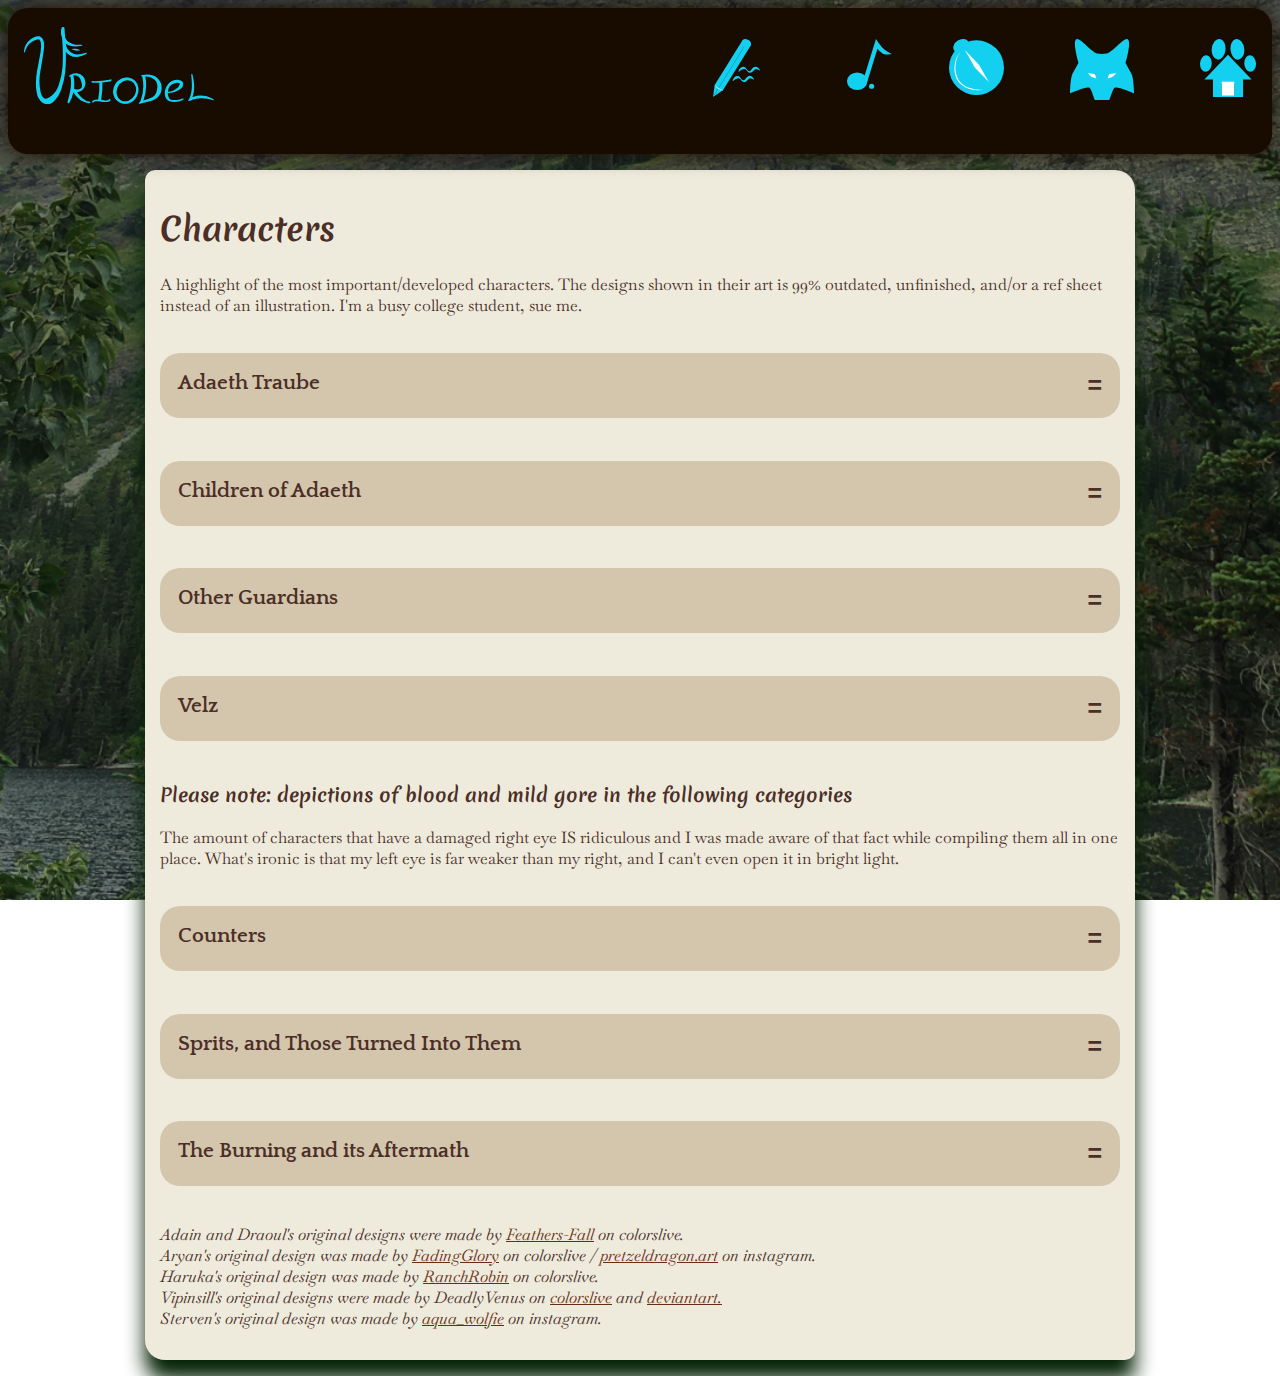
<file: characters.html>
<!DOCTYPE html>
<html lang="en">

<head>

    <meta charset="utf-8">
    <meta name="viewport" content="width=device-width, initial-scale=1.0">
    <title>WtV - Characters</title>
    <meta name="author" content="Casey Verbsky">
    <meta name="description" content="The characters of WtV.">
    <link rel="stylesheet" href="styles.css">
    <link rel="preconnect" href="https://fonts.googleapis.com">
    <link rel="preconnect" href="https://fonts.gstatic.com" crossorigin>
    <link
        href="https://fonts.googleapis.com/css2?family=Baskervville:ital@0;1&family=Merienda:wght@400;700&family=Quattrocento:wght@400;700&display=swap"
        rel="stylesheet">
    <style>
        body {
            background: url(images/background3.png);
            background-repeat: no-repeat;
            background-attachment: fixed;
            background-size: cover;
        }

        @media screen and (max-width:600px) {}
    </style>
</head>

<body>

    <nav class="topnav" id="myTopnav">
        <a href="index.html" class="top-logo" style="float:left"><img src="images/name_icon.svg"
                alt="a logo reading vriodel"></a>
        <a href="index.html"><img src="images/home_icon.svg" alt="a home icon" class="top-icon" width="56px">
            <div class="navText">Home</div>
        </a>
        <a href="characters.html"><img src="images/character_icon.svg" alt="a wolf icon" class="top-icon" width="64px">
            <div class="navText">Characters</div>
        </a>
        <a href="world.html"><img src="images/world_icon.svg" alt="a compass icon" class="top-icon" width="55px">
            <div class="navText">World</div>
        </a>
        <a href="music.html"><img src="images/music_icon.svg" alt="a music note icon" class="top-icon" width="45px">
            <div class="navText">Music</div>
        </a>
        <a href="development.html"><img src="images/dev_icon.svg" alt="a pencil icon" class="top-icon" width="47px">
            <div class="navText">Development</div>
        </a>
        <div class="menuIcon" onclick="animateFunction(this)">
            <a href="javascript:void(0);" class="icon" onclick="topNavFunction()">
                <div class="bar1"></div>
                <div class="bar2"></div>
                <div class="bar3"></div>
        </div>
        </a>
    </nav>

    <main class="container">

        <h1>Characters</h1>
        <p>A highlight of the most important/developed characters. The designs shown in their art is 99% outdated,
            unfinished, and/or a ref sheet instead of an illustration. I'm a busy college student, sue me.</p>

        <button class="accordion">Adaeth Traube</button>
        <div class="panel">
            <section class="content-list">
                <div class="listing"><img src="images/adaeth/ada_settingsun.png"
                        alt="a red-orange wolf with bright blue eyes. a few dark stripes go from her eyes to the ends of the fur on her cheek."
                        title="Setting Sun">
                </div>
                <div class="listing">
                    <h2>The Penultimate Guardian</h2>
                    <p>The last line of defense before awakening Vren himself, Adaeth watches over the entire realm. In
                        the beginning, she held immense power, and would walk across the realm as a sign of good
                        fortune. Over time, the importance of her existence became a crushing weight, and she grew
                        distanced from the realm, her children, and herself. Her power diminished, and her decisions
                        became rash and often caused more harm than help.
                        <br>She cares for others deeply, but to the point of self-ignorance and paranoia.
                    </p>
                </div>
            </section>

            <div id="carousel-one">
                <div class="image-container">
                    <div class="image-slide">
                        <img src="images/adaeth/ada_allthingschange.png"
                            alt="a red-orange wolf with bright blue eyes, walking towards the camera. a jumble of letters is underneath her, part of a cypher."
                            title="OBSERVER">
                        <div class="image-caption">"All things change."</div>
                    </div>
                    <div class="image-slide">
                        <img src="images/adaeth/ada_fightme.png"
                            alt="a red-orange wolf with bright blue eyes, snarling at something offscreen. she shouts a jumble of letters, part of a cypher."
                            title="OBSERVER">
                        <div class="image-caption">"Fight me!"</div>
                    </div>
                    <div class="image-slide">
                        <img src="images/adaeth/ada_fire.png"
                            alt="a red-orange wolf with bright blue eyes, a ball of blue fire in her mouth."
                            title="Pretty Little Head">
                        <div class="image-caption">Adaeth showing off an excess of magic as a threat.</div>
                    </div>
                    <div class="image-slide">
                        <img src="images/adaeth/ada_somethingonce.png"
                            alt="a red-orange wolf with cream, red-tipped wings. she is standing on a cliff looking out at a cloudy sky."
                            title="I Was Something Once">
                        <div class="image-caption">Adaeth with her wings.</div>
                    </div>
                    <div class="image-slide">
                        <img src="images/adaeth/ada_commune.png"
                            alt="a dull red wolf with blue eyes. she is looking sadly at a translucent dragon. a sketeton is visible underneath it."
                            title="Commune With the Dead">
                        <div class="image-caption">Adaeth having a casual chat with the spirit of Akantha Briar.</div>
                    </div>
                    <div class="image-slide">
                        <img src="images/adaeth/ada_smoke.png"
                            alt="a grey wolf with light blue eyes. frost curls out of her mouth and from her eye."
                            title="On Another Ocean">
                        <div class="image-caption">Ada, lesser in power, trying to look cool with frost.</div>
                    </div>
                    <div class="image-slide">
                        <img src="images/adaeth/ada_mentor.png"
                            alt="a red-orange wolf with bright blue eyes. she is talking to a young green dragon. on her shoulders is a wolf pup colored like a blue jay, and wrapped over her tail is a cream wolf pup with red-tipped wings."
                            title="A Mentor">
                        <div class="image-caption">"She was a mentor...</div>
                    </div>
                    <div class="image-slide"><img src="images/adaeth/ada_mother.png"
                            alt="a grey wolf with white eyes and a single dark stripe going from her eye to the ends of the fur on her cheek. she is crying over a small mount of dirt, topped with a sprig of thyme."
                            title="A Mother">
                        <div class="image-caption">...and to me, a mother as well."</div>
                    </div>

                    <a class="prev" onclick="plusSlides(-1)">&#10094;</a>
                    <a class="next" onclick="plusSlides(1)">&#10095;</a>
                </div>

                <div class="dots-container">
                    <span class="dot"></span>
                    <span class="dot"></span>
                    <span class="dot"></span>
                    <span class="dot"></span>
                    <span class="dot"></span>
                    <span class="dot"></span>
                    <span class="dot"></span>
                    <span class="dot"></span>
                </div>
            </div>

            <hr>

            <section class="content-list">
                <div class="listing"><img src="images/adaeth/thyme/thyme_gate.png"
                        alt="a headshot of a grey cat with blue eyes and a dark mask of fur like a raccoon"
                        title="Gate of Thyme (haha get it)"></div>
                <div class="listing">
                    <h2>Thyme</h2>
                    <p>Found lost on the mountainside by Aryan, he was taken to Adaeth and given shelter. She quickly
                        grew used to the kitten’s presence and considered him her own. His spirit is strong despite his
                        timid nature. However, as time passed and the era of the Burning arose, Adaeth grew paranoid and
                        overprotective, eventually fleeing the realm in an effort to keep him safe.</p>
                </div>
            </section>
        </div>


        <button class="accordion">Children of Adaeth</button>
        <div class="panel">
            <section class="content-list">
                <div class="listing">
                    <h2>Adain</h2>
                    <p>Brother to Aryan, residing atop Dawn Peak. She is the guardian of hope. Those who find one of her
                        feathers are said to be gifted eternal happiness, and souls in need of guidance will sometimes
                        climb Dawn Peak to receive her help.</p>
                </div>
                <div class="listing"><img src="images/guardians/adain_soaring.png"
                        alt="a cream colored wolf with orange-tipped wings. she is mid-air, turned mostly away from the camera."
                        title="Soaring Dawn">
                </div>
            </section>
            <section class="content-list">
                <div class="listing">
                    <img src="images/guardians/ary_first.png"
                        alt="a wolf colored like a blue jay laying on a snowy mountaintop. instead of wings, he has a crest of feathers on his side."
                        title="Sun Bird">
                </div>
                <div class="listing">
                    <h2>Aryan</h2>
                    <p>Sister to Adain, residing atop Dusk Peak. He is the guardian of life, and guides lost souls back
                        to their homes. He is revered by the people of Raines as he will warn them of an oncoming
                        snowstorm with a howl.
                    </p>
                </div>
            </section>
            <section class="content-list">
                <div class="listing">
                    <h2>Delta</h2>
                    <p>Sibling to Mirrin, they inhabit the night sky, watching over the spirits. It is said that those
                        who pass on become one of the stars in their pelt. They are timid and will only show themself to
                        those whose hearts are in the turmoil of grief, offering a chance to reflect upon a lost life.
                    </p>
                </div>
                <div class="listing"><img src="images/guardians/delta/del_2ref.png"
                        alt="a reference sheet of a purple fox. their tail is long, light blue, and dotted with stars. a teal accents their face and paws, along with the ends of the fur on their chest. they have a red nose and green eyes with white star-shaped pupils."
                        title="outdated :(">
                </div>
            </section>
            <section class="content-list">
                <div class="listing">
                    <img src="images/guardians/delta/mir_2ref.png"
                        alt="a light orange wolf with brighter orange patches and light purple eyes. rings of clouds surround her neck, feet, and tail. fragments of space trail behind her shoulder like wings."
                        title="also outdated :(">
                </div>
                <div class="listing">
                    <h2>Mirrin</h2>
                    <p>Sister to Delta, she works to keep nature in balance. Her pelt changes color slightly with the
                        weather, so sightings of her are used as a sort of forecast. She enjoys being among the
                        inhabitants of the realm. </p>
                </div>
            </section>

            <div id="carousel-two">
                <div class="image-container">
                    <div class="image-slide">
                        <img src="images/guardians/guard_ada_children.png"
                            alt="headshots of four different canines with symbols in the center. a cream-colored wolf is by a sun, a bluejay patterned wolf is by a moon, a light orange wolf is by a cloud, and a purple fox with teal accents is by a star."
                            title="Universal Quadratics">
                        <div class="image-caption">All four of them.</div>
                    </div>
                    <div class="image-slide">
                        <img src="images/guardians/ary_3ds.png"
                            alt="a bluejay-patterned wolf. he is looking offscreen. it is snowing."
                            title="C'est Dommage">
                        <div class="image-caption">Bust of Aryan against some snow.</div>
                    </div>
                    <div class="image-slide">
                        <img src="images/guardians/delta/mir_eclipse.png"
                            alt="a light pink wolf with orange patches and purple eyes. fragments of space trail behind her shoulders like wings, tipped with a yellow star. she is in front of a solar eclipse."
                            title="Total Solar Eclipse">
                        <div class="image-caption">Older art of Mirrin after a (disappointing) eclipse.</div>
                    </div>
                    <div class="image-slide">
                        <img src="images/guardians/wtv_guard_children.jpg" alt="sketches of five canines."
                            title="creative title">
                        <div class="image-caption">A more recent sketch of their facial markings.
                        </div>
                    </div>
                    <div class="image-slide">
                        <img src="images/guardians/wtv_delmir_recent.jpg"
                            alt="sketches of two canines. one is tall with rings of clouds around her neck, feet, and tail, and clouds trail behind her shoulders like wings. the other is a short fox with a long tail and fluffy mane. fragments of space trail behind their shoulders like wings."
                            title="creative title 2: electric boogaloo">
                        <div class="image-caption">More recent sketches of Delta and Mirrin.</div>
                    </div>

                    <a class="prev" onclick="plusSlides(-1)">&#10094;</a>
                    <a class="next" onclick="plusSlides(1)">&#10095;</a>
                </div>

                <div class="dots-container">
                    <span class="dot"></span>
                    <span class="dot"></span>
                    <span class="dot"></span>
                    <span class="dot"></span>
                    <span class="dot"></span>
                </div>
            </div>

            <p class="center-italic">"Adaeth gave her wings to Adain, and the mountain turned her flame to frost,
                gifting Aryan.
                <br>The sister's feather drifted to a cloud, gifting Mirrin. The brother lost a wing to
                the night sky, gifting Delta.
                <br>Such is the legend of Adaeth's first descendants."
            </p>

        </div>

        <button class="accordion">Other Guardians</button>
        <div class="panel">
            <section class="content-list">
                <div class="listing">
                    <h2>Haruka</h2>
                    <p>Original Guardian of Evairn, he helped keep the forest peaceful and in harmony with the flora
                        that provided shelter. He gave guidance and protection to anyone, no matter where they came
                        from. A dark day befell the forest when he vanished, causing the rain to pour and the forest
                        to flood.</p>
                </div>
                <div class="listing"><img src="images/guardians/haruka_sketch.png"
                        alt="a sketch of a dragon. he has a long beard, and vines growing around him. Instead of wings, moss-covered branches grow from his shoulders."
                        title="I know not all images need a title but I like consistency">
                </div>
            </section>
            <section class="content-list">
                <div class="listing"><img src="images/guardians/guard_muira.JPG"
                        alt="an orange dragon with a dark scaled underbelly and short purple mane, both dotted with stars. A large tuft of fur on her tail has a sunset gradient, and a white ribbon with purple marks is tied above it. behind her, stars and mist gether to form swirled wings."
                        title="uncertainty" id="taller-image">
                </div>
                <div class="listing">
                    <h2>Muira</h2>
                    <p>Guardian of Waleryn, she was the smallest of the original Guardians. She would race through
                        the moors, keeping the excess magic at bay by absorbing it into the ribbons tied to her body. As
                        time went on, they grew longer, covering the entire mountain, until they vanished along with
                        her. </p>
                </div>
            </section>
            <section class="content-list">
                <div class="listing">
                    <h2>Locke</h2>
                    <p>The oldest and most unknown of the original Guardians. Supposedly, he kept watch of the swath of
                        pines to the north, and it’s uncertain whether the forest was named after him or vice versa.
                    </p>
                </div>
                <div class="listing"><img src="images/guardians/locke_sketch.png"
                        alt="a sketch of a wingless dragon. His head is similar to a deer, with thick, antler-like horns."
                        title="he died somehow">
                </div>
            </section>
            <section class="content-list">
                <div class="listing"><img src="images/guardians/vip_wip.png"
                        alt="a dark green creature with a hollow cheek and underbelly, filled with an orange liquid. it has leaves growing on its back and on a pair of antlers. it is breathing an odd green and orange smoke."
                        title="Low Roar">
                </div>
                <div class="listing">
                    <h2>Vipinsill</h2>
                    <p>The new guardian of Locke, stalking between the pines and providing the dull forest some
                        semblance of life. The sap stored in his glass-like stomach gives off a soft orange glow, which
                        he uses to light paths in and around the forest.</p>
                </div>
            </section>
            <section class="content-list">
                <div class="listing">
                    <h2>Finre</h2>
                    <p>Guardian of the oceans surrounding the western side of Vriodel, he is tasked with the
                        responsibility of saving those lost at sea and keeping intruders from coming to the realm.
                        However, he is often deep in slumber on the ocean floor, unaware of what is going on.</p>
                </div>
                <div class="listing">
                    <img src="images/guardians/counters/ren_fin.jpg"
                        alt="two creatures. on the top is a scaled dragon with fins along its spine and long whiskers ending in glowing baubles. below it is a serpent with fins along its spine and a tail ending in glowing baubles."
                        title="don't pay attention to the serpent" id="taller-image">
                </div>
            </section>
        </div>

        <button class="accordion">Velz</button>
        <div class="panel">
            <section class="content-list">
                <div class="listing">
                    <h2>Vykan and Akantha</h2>
                    <p>The last known adult Velz, parents to Rohn. They lived in the mountains near Laybourn when it was
                        a kingdom, inspiring their emblem. A day came when Akantha went to investigate the rumors of
                        them hunting individuals with greater magic, only to be slain by them. Vykan rose against them
                        in revenge, reducing the castle to rubble and cursing every human inside. He died soon after the
                        fight, and though his body disappeared, Ankantha’s skeleton remains in the ruins.</p>
                </div>
                <div class="listing"><img src="images/guardians/velz/velz_parents.JPG"
                        alt="two dragons with long, curling manes across their bodies. the one on the left has rounded horns that curl outwards in various places. he is wearing a medallion, and has two tails, one tipped with fur and the other with spikes. the one on the right is shorter with smaller wings, a longer mane, and a single fur-tipped tail."
                        title="old velz designs part 1">
                </div>
            </section>
            <section class="content-list">
                <div class="listing"><img src="images/guardians/velz/rohn_morerecent.png"
                        alt="a dragon with a long mane spanning his long body. he has two tails, one tipped with fur and the other with spikes. his wings lack membranes, making them look skeletal, and he is wearing a medallion. beside him is a small fox made of blue-white fire."
                        title="Keahi deserved better">
                </div>
                <div class="listing">
                    <h2>Rohn</h2>
                    <p>Son of Vykan and Akantha, he was still young when his parents met their demise. He grew up a
                        designated Guardian but with no knowledge of such, leading to his skew after he crushed half the
                        mountain range in anger. </p>
                </div>
            </section>
            <div id="carousel-three">
                <div class="image-container">
                    <div class="image-slide">
                        <img src="images/guardians/velz/velz_saturn1.png"
                            alt="two dragons in a field, father and son. above them read the words, quote you taught me the courage of stars before you left, endquote."
                            title="saturn">
                        <div class="image-caption">Rohn and Vykan. Lyrics from Saturn by Sleeping at Last.</div>
                    </div>
                    <div class="image-slide">
                        <img src="images/guardians/velz/velz_skeleton.png"
                            alt="the skeleton of a dragon, surrounded by the ruins of a castle."
                            title="Has Anybody Seen Her?">
                        <div class="image-caption">Akantha :(</div>
                    </div>
                    <div class="image-slide">
                        <img src="images/guardians/velz/rohn_burn.png"
                            alt="a dragon looking angrily at the camera, medallion glowing. he is saying quote these are our ancient grounds, under the sky we swear, on our white-flamed sword you'll burn, endquote."
                            title="Poetry of Anger">
                        <div class="image-caption">the only time rohn does his job</div>
                    </div>

                    <a class="prev" onclick="plusSlides(-1)">&#10094;</a>
                    <a class="next" onclick="plusSlides(1)">&#10095;</a>
                </div>

                <div class="dots-container">
                    <span class="dot"></span>
                    <span class="dot"></span>
                    <span class="dot"></span>
                </div>
            </div>
        </div>

        <h3>Please note: depictions of blood and mild gore in the following categories</h3>
        <p>The amount of characters that have a damaged right eye IS ridiculous and I was made aware of that fact while
            compiling them all in one place. What's ironic is that my left eye is far weaker than my right, and I can't
            even open it in bright light.</p>

        <button class="accordion">Counters</button>
        <div class="panel">
            <section class="content-list">
                <div class="listing">
                    <h2>Adecho</h2>
                    <p>Counter to Adaeth and undoubtedly the most dangerous. They disguise themself with a combination
                        of their magic and blood, making their figure difficult to decipher from afar. They absorb magic
                        from their victims, gaining power to take Adaeth down. They are responsible for Haruka’s
                        disappearance.</p>
                </div>
                <div class="listing"><img src="images/guardians/counters/adech_impersonation.png"
                        alt="a dark grey wolf is staring at the camera, the only light being from their eyes. they are blue, but flecks of red shine in the right eye. their teeth are bared, showing 4 long, blood-stained fangs. shaky red texts reads the question, why are you afraid?"
                        title="It's Only Me">
                </div>
            </section>
            <section class="content-list">
                <div class="listing"><img src="images/guardians/counters/etch_old2.png"
                        alt="a ragged fox stands hunched against a dark red background. it is baring bloodstained fangs as it looks, presumably, at the camera. its eyes are patterned in a way that its pupils are unclear."
                        title="3am">
                </div>
                <div class="listing">
                    <h2>Etch</h2>
                    <p>Counter to an unknown Guardian, it slips into the minds of others, driving them mad and turning
                        them against each other. However, it strikes rarely, and on seemingly random days.</p>
                </div>
            </section>
            <section class="content-list">
                <div class="listing">
                    <h2>Rennif</h2>
                    <p>Counter to Finre, formed from the ire of the realm after the people of Palicie arrived by the
                        ocean without the Guardian knowing. It will strike anything and anyone, throwing the
                        normally-calm sea into chaos as it fights with Finre.</p>
                </div>
                <div class="listing"><img src="images/guardians/counters/ren_ref.png"
                        alt="a large, dark teal serpent with fins along its spine and glowing baubles on the end of its tail. the fins alternate between a dark and a bright blue. lightning-like markings spread across its body. its eyes are patterned in a way that its pupils are unclear."
                        title="it is not yawning">
                </div>
            </section>
        </div>

        <button class="accordion">Sprits, and Those Turned Into Them</button>
        <div class="panel">
            <section class="content-list">
                <div class="listing">
                    <h2>Liz</h2>
                    <p>A benevolent spirit who wanders the Light Forest. If one were to lend her their ear and talk a
                        while, they will find a patch of blue forget-me-nots by their bed the next morning. These
                        flowers are visible only when clouds cover the sky, and survive throughout every season.</p>
                </div>
                <div class="listing"><img src="images/characters/liz/liz_newfull.png"
                        alt="a grey wolf lying down, looking at the camera. her left eye is blank, with a white pupil barely visible. blue flowers cover her right eye and trail down her face. thorns are wrapped around her tail."
                        title="Full Circle">
                </div>
            </section>
            <section class="content-list">
                <div class="listing"><img src="images/characters/other/drake_newref.png"
                        alt="a dull red doberman with triangular scaled armor. his left eye is a bright yellow, while the other is completely pale, a dark scar across it. a few other scars are hidden underneath the armor. all of them spread out like cracked glass. there is an emblem on his chestplate of a flame curling into an eye."
                        title="you look different">
                </div>
                <div class="listing">
                    <h2>Draoul</h2>
                    <p>Once a knight of Laybourn, aer soul has since become tied to Ni'rr, where the denizens of the
                        castle now rest. The forest caused aer injuries to corrupt, and ae patrols the outer edge,
                        gently guiding lost souls away. Ae especially cares for the people of Tarri, keeping them a safe
                        distance from Ni'rr.</p>
                </div>
            </section>
            <section class="content-list">
                <div class="listing">
                    <h2>Veltrynn</h2>
                    <p>The collective body of souls from Laybourn, cursed to wander Ni'rr as punishment for felling two
                        Velz. Their appearance is always shifting, along with the ancient writing scrawled onto the
                        ribbons wrapped around their antlers.</p>
                </div>
                <div class="listing"><img src="images/guardians/velt_updated.png"
                        alt="a deer staring at the camera with blank purple eyes. a pink ribbon is draped across their antlers."
                        title="Silent Realm">
                </div>
            </section>
            <section class="content-list">
                <div class="listing"><img src="images/characters/sterven/sterv_coin.png"
                        alt="a grey creature with long ears, dark antlers, teal eyes, and a blue mane along her back and down her chest. on the left, she is smiling confidently at the camera. on the right, it is darker, and she is covered in bloodied scars. a wisp of teal trails from her eye, and yellow points of light pour out of her injuries."
                        title="Two Sides of a Coin" id="taller-image">
                </div>
                <div class="listing">
                    <h2>Sterven</h2>
                    <p>A rebellious creature with a pension for bad luck. Greatly injured after picking a fight with a
                        dragon, she stumbled into Ni'rr, where it laid its curse on her. Because of this, they have
                        never gone away. She befriended one creature that lived on the outskits, a bluejay with a
                        ribbon-like tail.
                        <br>After the Burning, she freed Veltrynn, cursing herself to be the first guardian of Ni'rr.
                    </p>
                </div>
            </section>
            <section class="content-list">
                <div class="listing">
                    <h2>Curi</h2>
                    <p>An escapee from Palicie, it's thought that they were made to be a human in the body of a cat, but
                        they refuse to share anything about the facility other than to stay away. Capable of hiding
                        themself at will, they keep innocent creatures away from Palicie.</p>
                </div>
                <div class="listing"><img src="images/characters/other/curi_ref.png"
                        alt="a dull orange and white cat. a black stripe goes from her nose down her back, branching off like lightning bolts across her side. she has two glassy eyes, one orange, one blue, and is wearing a collar with a heart-shaped pendant."
                        title="a fun fact for you title finders they were an undertale character at first">
                </div>
            </section>

            <div id="carousel-four">
                <div class="image-container">
                    <div class="image-slide">
                        <img src="images/characters/sterven/rib_thunder.png"
                            alt="a bluejay flying in a thunderstorm. the whites of his wings are speckled like a barn owl, and underneath his tail is a singluar long, ribbon-like feather, colored similar to a peacock."
                            title="I feel like the original title of this was a Dark Souls quote">
                        <div class="image-caption">Sterven's companion.</div>
                    </div>
                    <div class="image-slide">
                        <img src="images/characters/liz/liz_vhs.png"
                            alt="a grey wolf solemnly looking towards the camera. her left eye is blank, and the right is covered by blue flowers. a single large flower sprouts from her chest, and her left ear is circled by thorns."
                            title="Last of Me">
                        <div class="image-caption">Liz.</div>
                    </div>
                    <div class="image-slide">
                        <img src="images/characters/sterven/sterv_stumbling.png"
                            alt="a grey creature with long ears, dark antlers, teal eyes, and a blue mane along her back and down her chest. her side is wounded, and she is walking through a mossy forest with her head hung low."
                            title="Wanderer Stumbling Back">
                        <div class="image-caption">Sterven wandering around lol loser.</div>
                    </div>
                    <div class="image-slide">
                        <img src="images/characters/sterven/sterv_velt.jpg"
                            alt="a sketch of a deer-like creature with a large, fluffy mane on is back. two ribbons are hung from its antlers. below, they are touching their nose with a taller creature with a blue mane along her spine and down her chest, a teal flame between them. text reads quote you are foolish souls, pay your fate. by freeing me, you have trapped yourself. you gave fuel to the fire, now you must carry the torch. endquote."
                            title="being a collection of lost souls turns you into a poet">
                        <div class="image-caption">Veltrynn, passing their curse to Sterven.</div>
                    </div>
                    <div class="image-slide">
                        <img src="images/characters/sterven/sterv_guard.jpg"
                            alt="a deer-like creature with three tails. blue fur grows along her spine, down her chest, and at her elbows. lyrics read quote, how do i wake my spirit cold, endquote."
                            title="the classic self note about drawing mistakes">
                        <div class="image-caption">Sterven, now a guardian. Lyrics from Spirit Cold by Tall Heights.
                        </div>
                    </div>

                    <a class="prev" onclick="plusSlides(-1)">&#10094;</a>
                    <a class="next" onclick="plusSlides(1)">&#10095;</a>
                </div>

                <div class="dots-container">
                    <span class="dot"></span>
                    <span class="dot"></span>
                    <span class="dot"></span>
                    <span class="dot"></span>
                    <span class="dot"></span>
                </div>
            </div>
        </div>

        <button class="accordion">The Burning and its Aftermath</button>
        <div class="panel">
            <section class="content-list">
                <div class="listing">
                    <h2>Ketsch</h2>
                    <p>A wyvern who escaped from Palicie and caused the Burning, a great disaster that sent the realm to
                        chaos. He was flooded with magic to test his capabilities, and his rage has mixed into his fire,
                        causing it to burn infinitely.</p>
                </div>
                <div class="listing"><img src="images/characters/other/ketsch_big.png"
                        alt="a dull orange wyvern surrounded by fire. their wings are torn, and the fur along their tail is unkempt. chains around their neck and feet have broken, and they roar as a leather halter around their muzzle snaps."
                        title="Unafraid">
                </div>
            </section>
            <section class="content-list">
                <div class="listing"><img src="images/characters/other/mi10_ref.png"
                        alt="a solid black canine with blank blue eyes. xyr joints are highlighted by a blue light."
                        title="Stone Wall, Stone Fence">
                </div>
                <div class="listing">
                    <h2>MI-10</h2>
                    <p>Another escaped Palicie experiment, nicknamed The Cold Night by the inhabitants of Vriodel. Xey
                        were made to keep the strongest of monsters at bay, but attack at even the slightest sign of
                        magic. Few have walked away unscathed, assuming they survived the encounter.</p>
                </div>
            </section>
            <section class="content-list">
                <div class="listing">
                    <h2>Seer</h2>
                    <p>A maned wolf who keeps constant watch for The Cold Night after being one of xyr first victims. He
                        is somehow devoid of magic, rumored to have sealed it inside an old lantern he carries around.
                    </p>
                </div>
                <div class="listing"><img src="images/characters/other/seer_ouch.png"
                        alt="a maned wolf with a glassy green eye grinning oddly. their face and chest are greatly scarred, and blood drips from their mouth."
                        title="real zuko moment">
                </div>
            </section>
            <section class="content-list">
                <div class="listing"><img src="images/characters/other/zach_newref.png"
                        alt="a brown and gold wolfdog with a grey tail and green eyes. there are two versions, one with brighter colors, and another with duller colors. the dull is hunched over and wears a collar, and has bandages across his back left leg. a headshot between the two shows him lit up by a fire, and he is looking up in fear."
                        title="someone give him a hug">
                </div>
                <div class="listing">
                    <h2>Zachary</h2>
                    <p>A wolfdog that belonged to one of the workers in Palicie, he now works to keep others safe. He
                        has a deep fear of fire, and can pinpoint it long before anyone else. </p>
                </div>
            </section>
            <section class="content-list">
                <div class="listing">
                    <h2>Damien</h2>
                    <p>A shoebill stork who lost his wings to The Cold Night and appears to exist only to mess with
                        people. He got his wings formed into a cape as a sort of denial of his injury.</p>
                </div>
                <div class="listing"><img src="images/characters/other/damien.png"
                        alt="a blue-grey shoebill stork with a scarred, speckled beak. he is wearing a cape made of his own wings, held on by a strip of leather with magnets affixed on both ends. gashes are hidden underneath the cape. his left eye is yellow, while the right is scarred and a pale blue."
                        title="shoebills. that is all">
                </div>
            </section>
            <section class="content-list">
                <div class="listing"><img src="images/characters/mae/mae_color.png"
                        alt="a tan rabbit with brown eyes and a dark cloak. her left ear is torn, and a grey mask covers the left half of her face."
                        title="her mask is from draoul's armor, you're welcome" id="taller-image">
                </div>
                <div class="listing">
                    <h2>Mae</h2>
                    <p>A Walker Rabbit living in Raines, she was ambushed by The Cold Night but managed to get away with
                        relatively few injuries. She is an incredibly skilled archer and will protect her village by any
                        means necessary. </p>
                </div>
            </section>
        </div>

        <!--- me, now knowing about image titles: more sarcastic easter eggs to brighten up my day as i work on these finals, despite the alt text being a better fit--->

        <footer>
            <p>Adain and Draoul's original designs were made by <a
                    href="https://www.colorslive.com/artist/Feathers-Fall">Feathers-Fall</a> on colorslive.
                <br>Aryan's original design was made by <a
                    href="https://www.colorslive.com/artist/FadingGlory">FadingGlory</a> on colorslive / <a
                    href="https://www.instagram.com/pretzeldragon.art/">pretzeldragon.art</a> on instagram.
                <br>Haruka's original design was made by <a
                    href="https://www.colorslive.com/artist/RanchRobin">RanchRobin</a> on colorslive.
                <br>Vipinsill's original designs were made by DeadlyVenus on <a
                    href="https://www.colorslive.com/artist/DeadlyVenus">colorslive</a> and <a
                    href="https://www.deviantart.com/deadlyvenus">deviantart.</a>
                <br>Sterven's original design was made by <a
                    href="https://www.instagram.com/aqua_wolfie/">aqua_wolfie</a> on instagram.
                <br>
            </p>
        </footer>

    </main>

    <!--- topnav script --->
    <script>
        function topNavFunction() {
            var x = document.getElementById("myTopnav");
            if (x.className === "topnav") {
                x.className += " responsive";
            } else {
                x.className = "topnav";
            }
        }
        function animateFunction(x) {
            x.classList.toggle("change");
        }
    </script>

    <!--- accordion script --->
    <script>
        var acc = document.getElementsByClassName("accordion");
        var i;

        for (i = 0; i < acc.length; i++) {
            acc[i].addEventListener("click", function () {
                this.classList.toggle("active");
                var panel = this.nextElementSibling;
                if (panel.style.display === "block") {
                    panel.style.display = "none";
                } else {
                    panel.style.display = "block";
                }
                if (panel.style.maxHeight) {
                    panel.style.maxHeight = null;
                } else {
                    panel.style.maxHeight = panel.scrollHeight + "px";
                }
            });
        }
    </script>

    <!--- 1st carousel --->
    <script>
        with (id = "carousel-one") {
            var currentSlide = 0;
            const container = document.querySelector("#carousel-one")
            const slides = container.querySelectorAll(".image-slide")
            const dots = container.querySelectorAll('.dot')

            const init = (n) => {
                slides.forEach((slide) => {
                    slide.style.display = "none"
                    dots.forEach((dot) => {
                        dot.classList.remove("activeDot")
                    })
                })
                slides[n].style.display = "block"
                dots[n].classList.add("activeDot")
            }
            container.addEventListener("DOMContentLoaded", init(currentSlide))


            const next = () => {
                currentSlide >= slides.length - 1 ? currentSlide = 0 : currentSlide++
                init(currentSlide)
            }

            const prev = () => {
                currentSlide <= 0 ? currentSlide = slides.length - 1 : currentSlide--
                init(currentSlide)
            }

            container.querySelector(".next").addEventListener('click', next)
            container.querySelector(".prev").addEventListener('click', prev)

            dots.forEach((dot, index) => {
                dot.addEventListener("click", () => {
                    init(index)
                    currentSlide = i
                })
            })
        }
    </script>

    <!--- second carousel --->
    <script>
        with (id = "carousel-two") {
            var currentSlide = 0;
            const container = document.querySelector("#carousel-two")
            const slides = container.querySelectorAll(".image-slide")
            const dots = container.querySelectorAll('.dot')

            const init = (n) => {
                slides.forEach((slide) => {
                    slide.style.display = "none"
                    dots.forEach((dot) => {
                        dot.classList.remove("activeDot")
                    })
                })
                slides[n].style.display = "block"
                dots[n].classList.add("activeDot")
            }
            container.addEventListener("DOMContentLoaded", init(currentSlide))


            const next = () => {
                currentSlide >= slides.length - 1 ? currentSlide = 0 : currentSlide++
                init(currentSlide)
            }

            const prev = () => {
                currentSlide <= 0 ? currentSlide = slides.length - 1 : currentSlide--
                init(currentSlide)
            }

            container.querySelector(".next").addEventListener('click', next)
            container.querySelector(".prev").addEventListener('click', prev)

            dots.forEach((dot, index) => {
                dot.addEventListener("click", () => {
                    init(index)
                    currentSlide = i
                })
            })
        }
    </script>

    <!--- third carousel --->
    <script>
        with (id = "carousel-three") {
            var currentSlide = 0;
            const container = document.querySelector("#carousel-three")
            const slides = container.querySelectorAll(".image-slide")
            const dots = container.querySelectorAll('.dot')

            const init = (n) => {
                slides.forEach((slide) => {
                    slide.style.display = "none"
                    dots.forEach((dot) => {
                        dot.classList.remove("activeDot")
                    })
                })
                slides[n].style.display = "block"
                dots[n].classList.add("activeDot")
            }
            container.addEventListener("DOMContentLoaded", init(currentSlide))


            const next = () => {
                currentSlide >= slides.length - 1 ? currentSlide = 0 : currentSlide++
                init(currentSlide)
            }

            const prev = () => {
                currentSlide <= 0 ? currentSlide = slides.length - 1 : currentSlide--
                init(currentSlide)
            }

            container.querySelector(".next").addEventListener('click', next)
            container.querySelector(".prev").addEventListener('click', prev)

            dots.forEach((dot, index) => {
                dot.addEventListener("click", () => {
                    init(index)
                    currentSlide = i
                })
            })
        }
    </script>

    <!--- 4th carousel --->
    <script>
        with (id = "carousel-four") {
            var currentSlide = 0;
            const container = document.querySelector("#carousel-four")
            const slides = container.querySelectorAll(".image-slide")
            const dots = container.querySelectorAll('.dot')

            const init = (n) => {
                slides.forEach((slide) => {
                    slide.style.display = "none"
                    dots.forEach((dot) => {
                        dot.classList.remove("activeDot")
                    })
                })
                slides[n].style.display = "block"
                dots[n].classList.add("activeDot")
            }
            container.addEventListener("DOMContentLoaded", init(currentSlide))


            const next = () => {
                currentSlide >= slides.length - 1 ? currentSlide = 0 : currentSlide++
                init(currentSlide)
            }

            const prev = () => {
                currentSlide <= 0 ? currentSlide = slides.length - 1 : currentSlide--
                init(currentSlide)
            }

            container.querySelector(".next").addEventListener('click', next)
            container.querySelector(".prev").addEventListener('click', prev)

            dots.forEach((dot, index) => {
                dot.addEventListener("click", () => {
                    init(index)
                    currentSlide = i
                })
            })
        }
    </script>

</body>

</html>
</file>
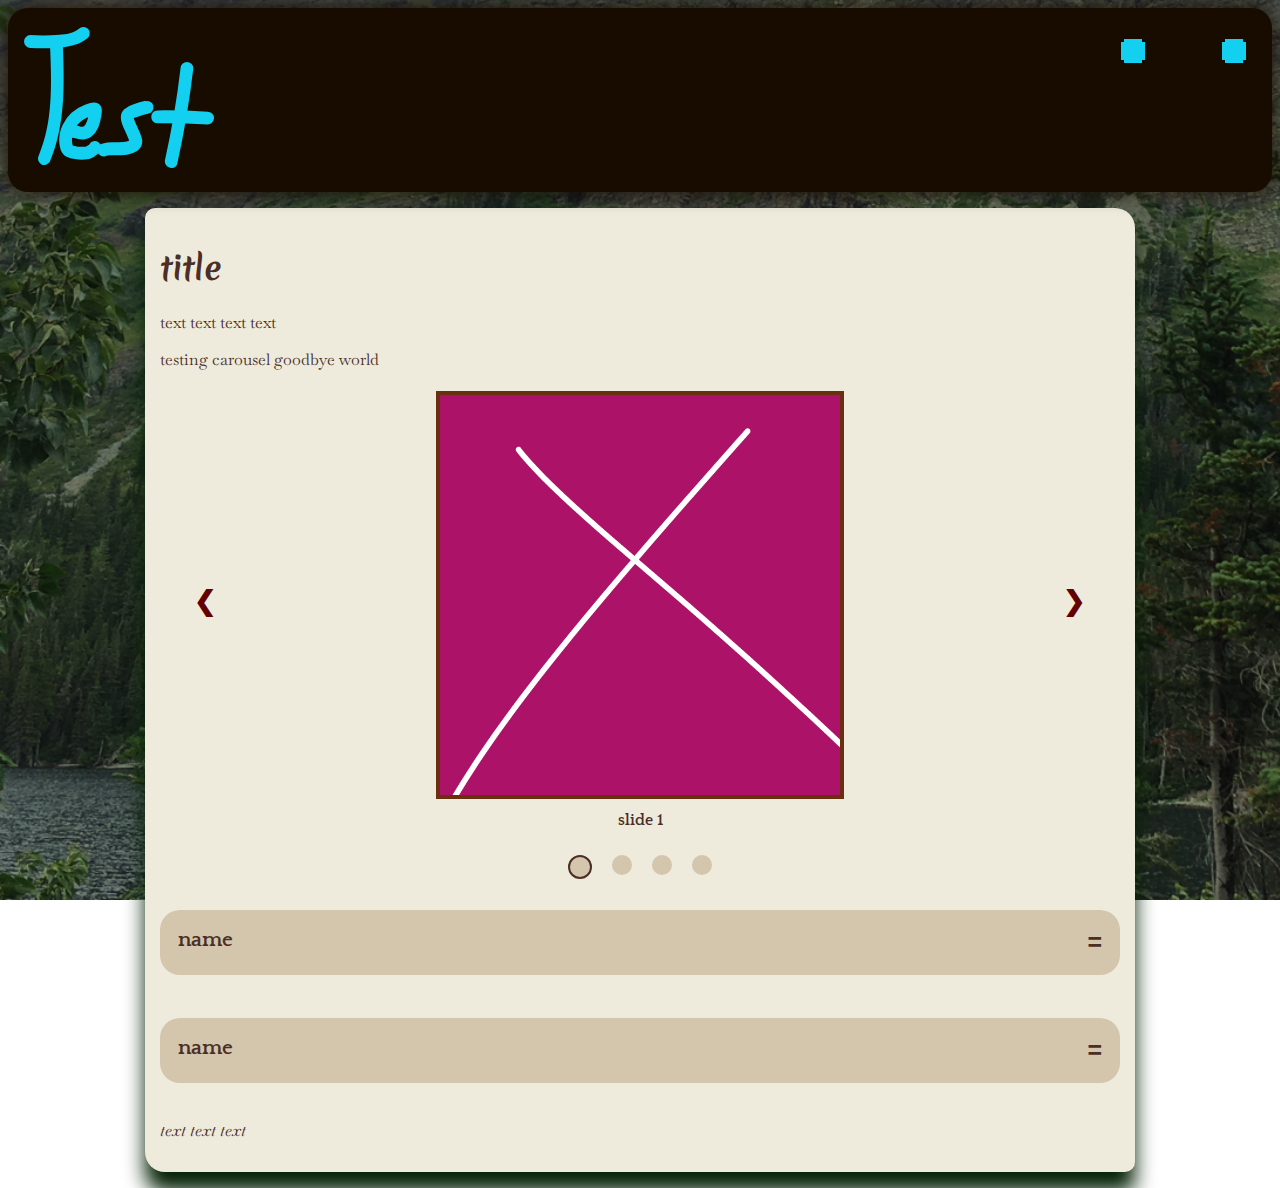
<file: pageone.html>
<!DOCTYPE html>
<html lang="en">

<head>

    <meta charset="utf-8">
    <meta name="viewport" content="width=device-width, initial-scale=1.0">
    <title>WtV - Characters</title>
    <meta name="author" content="Casey V">
    <meta name="description" content="The characters of WtV">
    <link rel="stylesheet" href="styles.css">
    <link rel="preconnect" href="https://fonts.googleapis.com">
    <link rel="preconnect" href="https://fonts.gstatic.com" crossorigin>
    <link
        href="https://fonts.googleapis.com/css2?family=Baskervville:ital@0;1&family=Merienda:wght@400;700&family=Quattrocento:wght@400;700&display=swap"
        rel="stylesheet">
    <style>
        body {
            background: url(images/background3.png);
            background-repeat: no-repeat;
            background-attachment: fixed;
            background-size: cover;
        }
    </style>
</head>

<body>

    <nav class="topnav" id="myTopnav">
        <a href="index.html" class="top-logo" style="float:left"><img src="images/testvector.svg"
                alt="a test vector icon"></a>
        <a href="index.html"><img src="images/placeholdicon.png" alt="placeholder icon" class="top-icon">
            <div class="navText">home</div>
        </a>
        <a href="pageone.html"><img src="images/placeholdicon.png" alt="placeholder icon" class="top-icon">
            <div class="navText">page1</div>
        </a>
        <div class="menuIcon" onclick="animateFunction(this)">
            <a href="javascript:void(0);" class="icon" onclick="topNavFunction()">
                <div class="bar1"></div>
                <div class="bar2"></div>
                <div class="bar3"></div>
        </div>
        </a>
    </nav>

    <main class="container">

        <h1>title</h1>
        <p>text text text text</p>

        <p>testing carousel goodbye world</p>

        <div id="carousel-one">
            <div class="image-container">
                <div class="image-slide">
                    <img src="images/placeholdimage.png" alt="placeholder image">
                    <div class="image-caption">slide 1</div>
                </div>
                <div class="image-slide">
                    <img src="images/placeholdimage.png" alt="placeholder image">
                    <div class="image-caption">slide 2</div>
                </div>
                <div class="image-slide">
                    <img src="images/placeholdimage.png" alt="placeholder image">
                    <div class="image-caption">slide 3</div>
                </div>
                <div class="image-slide">
                    <img src="images/placeholdimage.png" alt="placeholder image">
                    <div class="image-caption">slide 4</div>
                </div>

                <a class="prev" onclick="plusSlides(-1)">&#10094;</a>
                <a class="next" onclick="plusSlides(1)">&#10095;</a>
            </div>

            <div class="dots-container">
                <span class="dot"></span>
                <span class="dot"></span>
                <span class="dot"></span>
                <span class="dot"></span>
            </div>
        </div>

        <button class="accordion">name</button>
        <div class="panel">
            <section class="content-list">
                <div class="listing"><img src="images/placeholdimage.png" alt="placeholder image"></div>
                <div class="listing">
                    <h2>sub title</h2>
                    <p>text text text</p>
                </div>
            </section>
            <p>text text text</p>
            <div id="carousel-two">
                <div class="image-container">
                    <div class="image-slide">
                        <img src="images/placeholdimage.png" alt="placeholder image">
                        <div class="image-caption">slide 1</div>
                    </div>
                    <div class="image-slide">
                        <img src="images/placeholdimage.png" alt="placeholder image">
                        <div class="image-caption">slide 2</div>
                    </div>
                    <div class="image-slide">
                        <img src="images/placeholdimage.png" alt="placeholder image">
                        <div class="image-caption">slide 3</div>
                    </div>
                    <div class="image-slide">
                        <img src="images/placeholdimage.png" alt="placeholder image">
                        <div class="image-caption">slide 4</div>
                    </div>
    
                    <a class="prev" onclick="plusSlides(-1)">&#10094;</a>
                    <a class="next" onclick="plusSlides(1)">&#10095;</a>
                </div>
    
                <div class="dots-container">
                    <span class="dot"></span>
                    <span class="dot"></span>
                    <span class="dot"></span>
                    <span class="dot"></span>
                </div>
            </div>
            </div>
        </div>

        <button class="accordion">name</button>
        <div class="panel">
            <section class="content-list">
                <div class="listing">
                    <h2>sub title</h2>
                    <p>text text text</p>
                </div>
                <div class="listing"><img src="images/placeholdimage.png" alt="placeholder image"></div>
            </section>
        </div>

        <footer>
            <p>text text text</p>
        </footer>

    </main>

    <!--- topnav script --->
    <script>
        function topNavFunction() {
            var x = document.getElementById("myTopnav");
            if (x.className === "topnav") {
                x.className += " responsive";
            } else {
                x.className = "topnav";
            }
        }
        function animateFunction(x) {
            x.classList.toggle("change");
        }
    </script>

<!--- accordion script --->
    <script>
        var acc = document.getElementsByClassName("accordion");
        var i;

        for (i = 0; i < acc.length; i++) {
            acc[i].addEventListener("click", function () {
                this.classList.toggle("active");
                var panel = this.nextElementSibling;
                if (panel.style.display === "block") {
                    panel.style.display = "none";
                } else {
                    panel.style.display = "block";
                }
                if (panel.style.maxHeight) {
                    panel.style.maxHeight = null;
                } else {
                    panel.style.maxHeight = panel.scrollHeight + "px";
                }
            });
        }
    </script>

<!--- 1st carousel --->
    <script>
        with (id="carousel-one") {
        var currentSlide = 0;
        const container = document.querySelector("#carousel-one")
        const slides = container.querySelectorAll(".image-slide")
        const dots = container.querySelectorAll('.dot')

        const init = (n) => {
            slides.forEach((slide) => {
                slide.style.display = "none"
                dots.forEach((dot) => {
                    dot.classList.remove("activeDot")
                })
            })
            slides[n].style.display = "block"
            dots[n].classList.add("activeDot")
        }
        container.addEventListener("DOMContentLoaded", init(currentSlide))


        const next = () => {
            currentSlide >= slides.length - 1 ? currentSlide = 0 : currentSlide++
            init(currentSlide)
        }

        const prev = () => {
            currentSlide <= 0 ? currentSlide = slides.length - 1 : currentSlide--
            init(currentSlide)
        }

        container.querySelector(".next").addEventListener('click', next)
        container.querySelector(".prev").addEventListener('click', prev)

        dots.forEach((dot, index) => {
            dot.addEventListener("click", () => {
                init(index)
                currentSlide = i
            })
        })
    }
    </script>

<!--- second carousel --->
    <script>
        with (id="carousel-two") {
        var currentSlide = 0;
        const container = document.querySelector("#carousel-two")
        const slides = container.querySelectorAll(".image-slide")
        const dots = container.querySelectorAll('.dot')

        const init = (n) => {
            slides.forEach((slide) => {
                slide.style.display = "none"
                dots.forEach((dot) => {
                    dot.classList.remove("activeDot")
                })
            })
            slides[n].style.display = "block"
            dots[n].classList.add("activeDot")
        }
        container.addEventListener("DOMContentLoaded", init(currentSlide))


        const next = () => {
            currentSlide >= slides.length - 1 ? currentSlide = 0 : currentSlide++
            init(currentSlide)
        }

        const prev = () => {
            currentSlide <= 0 ? currentSlide = slides.length - 1 : currentSlide--
            init(currentSlide)
        }

        container.querySelector(".next").addEventListener('click', next)
        container.querySelector(".prev").addEventListener('click', prev)

        dots.forEach((dot, index) => {
            dot.addEventListener("click", () => {
                init(index)
                currentSlide = i
            })
        })
    }
    </script>
</body>

</html>
</file>
<file: styles.css>
.container {
    background-color: #EEEBDD;
    max-width: 960px;
    padding: 15px;
    margin: 1em auto;
    border-radius: 10px 20px;
    box-shadow: 0px 20px 20px #052306;
    color: #4B2F27;
}

p {
  font-family: 'Baskervville', serif;
}

.center-italic {
  text-align: center;
  font-style: italic;
}

footer {
  font-style: italic;
}

a {
  color: #6A2F11;
}

h1, h2, h3 {
  font-family: 'Merienda', cursive;
}

hr {
  background-color: #6A2F11;
  opacity: 0.5;
}

.content-list {
    display: flex;
}

.listing {
    flex: 1;
    margin: 10px;
    padding: 10px;
}

img {
    max-width: 100%;
    height: auto;
    padding: 1em auto;
    margin: 1em auto;
    outline: 4px solid #6A2F11;
}

#taller-image {
  max-height: 400px;
  max-width: auto;
  width: auto;
}
/* the ones on the right want to be too far to the left but i am tired */

#ada-sprite {
  outline: none;
  display: block;
  align-self: center;
}

.top-icon {
    outline: none;
    margin-left: 25px;
}

.top-logo img {
  outline: none;
  width: 190px;
  height: auto;
  margin: 5px auto;
}

.profile {
  text-align: center;
  outline: 2px dashed #BFA08D;
  border-radius: 20px 20px;
  margin-left: 6em;
  margin-right: 6em;
  padding: 1em;
}

.profile img {
  outline: none;
  width: 45px;
  height: auto;
}

.profile .ditto {
  width: 200px;
  height: auto;
}

.profile h2 {
  margin-top: 0;
  padding-top: 0;
}

@media screen and (max-width:600px) {
  .content-list {
    display: block;
  }

  .top-logo {
    width: 150px;
    height: auto;
  }

  .profile {
    margin: 1em auto;
  }

}

iframe {
  padding: 1em auto;
  border-radius: 10px 10px;
}

/*
css below is mostly from tutorials, modified to fit this
*/

audio::-webkit-media-controls-panel {
  background-color: #D4C5AD;
}


.topnav {
    background-color: #180C01;
    overflow: hidden;
    position: -webkit-sticky; /* Safari */
    position: sticky;
    top: 0;
    width: 100%;
    border-radius: 20px 20px;
    box-shadow: 0px 0px 20px #180C01;
    z-index: 1; /* this keeps it above the slideshow */
  }

  .topnav a {
    float: right;
    display: block;
    color: #13CFF0;
    padding: 14px 16px;
    text-align: center;
    text-decoration: none;
    font-size: 17px;
    transition: all 0.2s ease-in-out;
  }
  /*
  the float and block display allows it to be the layout it is
      which is unfortunately a bit uneven
  */

  .navText {
    visibility: hidden;
    font-family: 'Quattrocento', serif;
    margin-left: 25px;
  }

 .top-icon:hover ~ .navText {
   visibility: visible;
 }
  
  .topnav .icon {
    display: none;
  }

  @media screen and (max-width: 600px) {
    .topnav a:not(:first-child) {display: none;}
    .topnav a.icon {
      float: right;
      display: block;
    }
  }
  
  @media screen and (max-width: 600px) {
    .topnav.responsive
    .topnav.responsive a.icon {
      position: absolute;
      right: 0;
      top: 0;
    }
    .topnav.responsive a {
      float: none;
      display: block;
      text-align: left;
    }
    
    .topnav.responsive .top-logo {
      display: none;
    }

    .topnav.responsive .navText {
      visibility: visible;
    }

    .topnav.responsive .top-icon {
      display: none;
    }

    .topnav.responsive {
      position: top;
      z-index: 1;
      top: 0;
      left: 0;
      height: 100%;
      width: 100%;
      overflow-x: hidden;
      transition: 0.5s;
      padding-top: 20px;
    }
  }
  /* menu's X appears at the bottom for some reason
      i think this has something to do with the float,
      but changing that float to be something else is a lot more
      complicated and tedious
  */


  /* accordion code below */
  .accordion {
    background-color: #D4C5AD;
    color: #4B2F27;
    cursor: pointer;
    padding: 18px;
    width: 100%;
    text-align: left;
    border: none;
    outline: none;
    transition: 0.4s ease-in-out;
    border-radius: 20px 20px;
    padding: 1em auto;
    margin: 1em auto;
    font-family: 'Quattrocento', serif;
    font-weight: bold;
    font-size: 16pt;
  }

  /* transition closing doesn't work, same with nav */
  
  .panel {
    max-height: 0;
    padding: 0 18px;
    background-color: #EEEBDD;
    display: none;
    overflow: hidden;
    transition: max-height 0.5s ease-out;
    border-right: 3px solid #D4C5AD;
    border-left: 3px solid #D4C5AD;
    border-radius: 10px 10px;
  }

  .accordion:after {
    content: '\003D';
    font-family: sans-serif;
    font-size: 25px;
    color: #4B2F27;
    float: right;
    margin-left: 5px;
  }
  
  .active:after {
    content: "\003D";
  }

  button {
    font-family: serif;
  }


  /* animated menu */
  .menuIcon {
    float: right;
    cursor: pointer;
  }

  .bar1, .bar2, .bar3 {
    width: 35px;
    height: 5px;
    background-color: #13CFF0;
    margin: 6px 0;
    transition: 0.4s;
  }
  
  .change .bar1 {
    -webkit-transform: rotate(-45deg) translate(-9px, 6px) ;
    transform: rotate(-45deg) translate(-9px, 6px) ;
  }
  
  .change .bar2 {
    opacity: 0;
  }

  .change .bar3 {
    -webkit-transform: rotate(45deg) translate(-8px, -8px) ;
    transform: rotate(45deg) translate(-8px, -8px) ;
  } /* webkit exists for safari*/

  /* multiple tutorials for an image gallery and all of them have things i do and don't like
  so time to be risky and try to make my own from these */

  .image-container {
    position: relative;
    align-content: center;
    margin: 25px 1em 1em 1em;
    padding: 1em auto;
    display: flex;
    max-height: 50%;
    width: auto;
  }

.image-slide {
    flex: 1;
    display: none;
  }

.image-container img {
    display: block; /* this lets it be centered */
    max-height: 400px;
    width: auto;
    margin: auto;
  }

  .image-caption {
    text-align: center;
    padding: 1em 0px 0px 0px;
    font-family: 'Quattrocento', serif;
    font-weight: bold;
  }

  .prev,
  .next {
    cursor: pointer;
    position: absolute;
    top: 40%;
    width: auto;
    padding: 16px;
    color: #630000;
    font-weight: bold;
    font-size: 20pt;
    border-radius: 0 3px 3px 0;
    user-select: none;
    -webkit-user-select: none;
  }

  .prev {
    left: 2px;
  }

  .next {
    right: 2px;
  }

  @media screen and (max-width:600px) {
    .prev, .next {
      visibility: hidden;
    }
  }

  .dots-container {
    display: flex;
    justify-content: center;
    padding: 1em auto;
  }

  .dot {
    flex: 1;
    cursor: pointer;
    margin: 10px;
    max-width: 20px;
    height: 20px;
    color: #333;
    border-radius: 50%;
    background-color: #D4C5AD;
  }

  .activeDot {
    border: 2px solid #4B2F27;
  }
</file>
